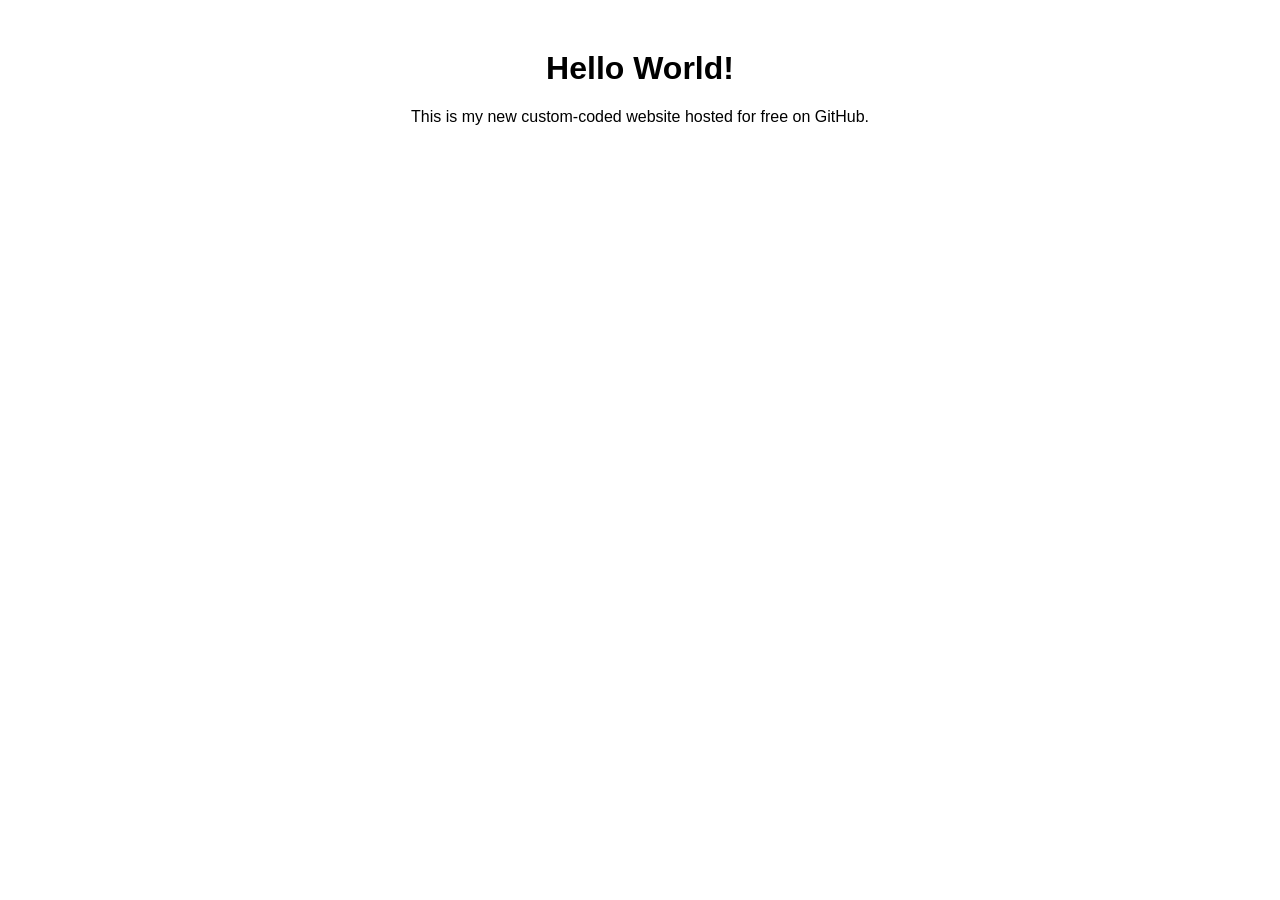
<file: Index.html>
<!DOCTYPE html>
<html>
<head>
    <title>My Custom Website</title>
</head>
<body style="font-family: sans-serif; text-align: center; margin-top: 50px;">
    <h1>Hello World!</h1>
    <p>This is my new custom-coded website hosted for free on GitHub.</p>
</body>
</html>
</file>
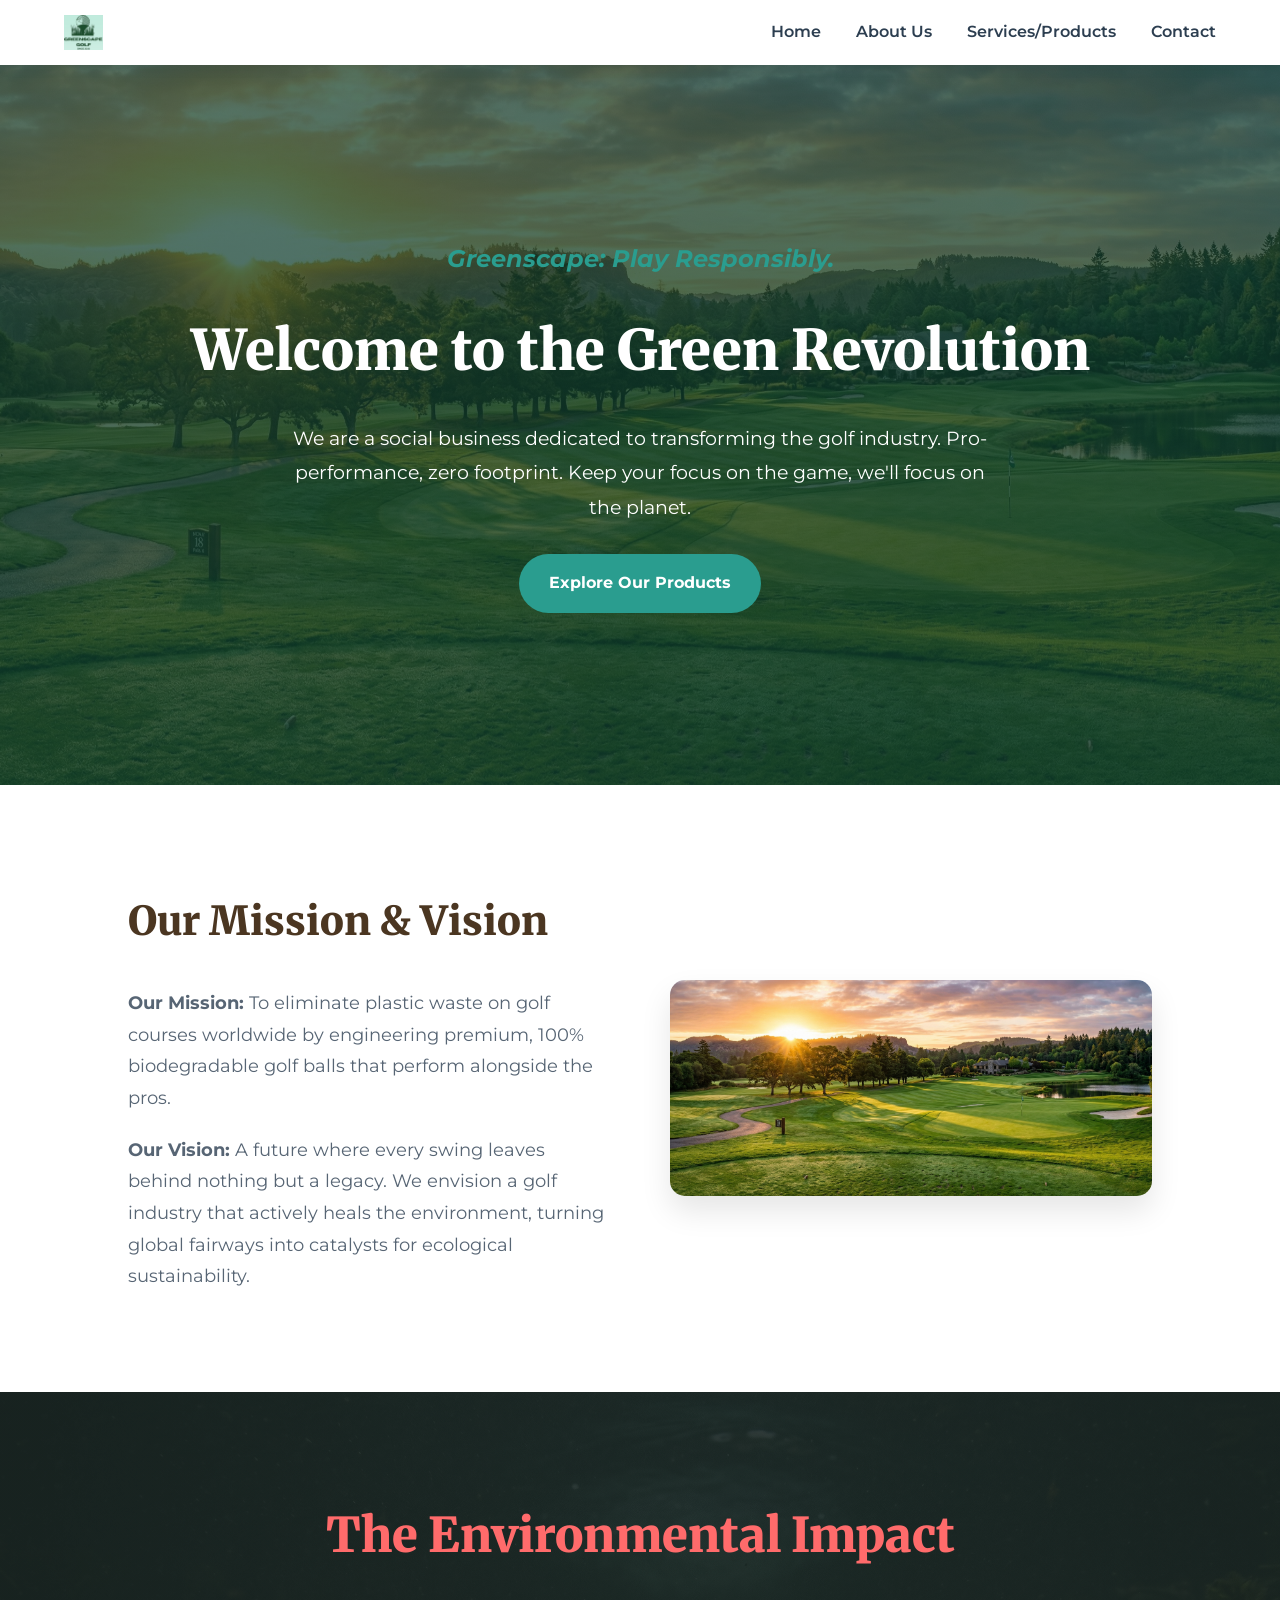
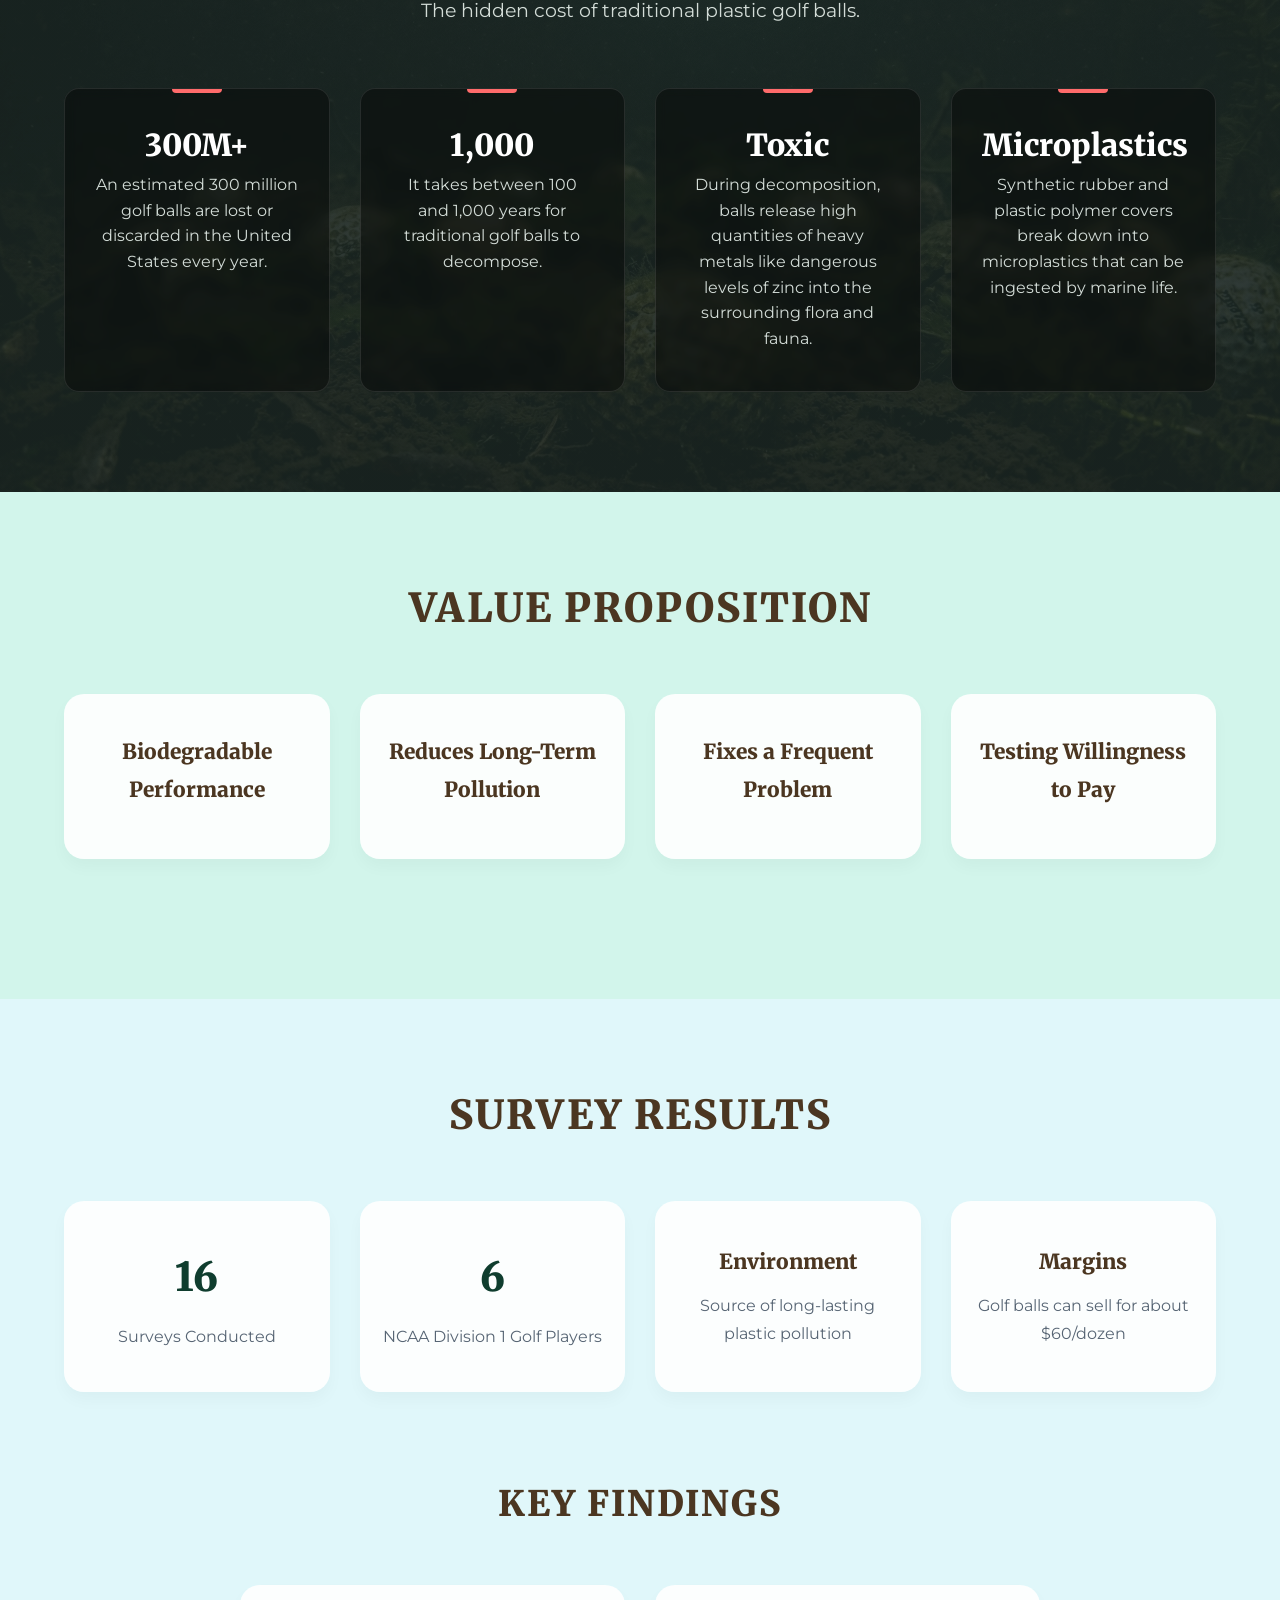
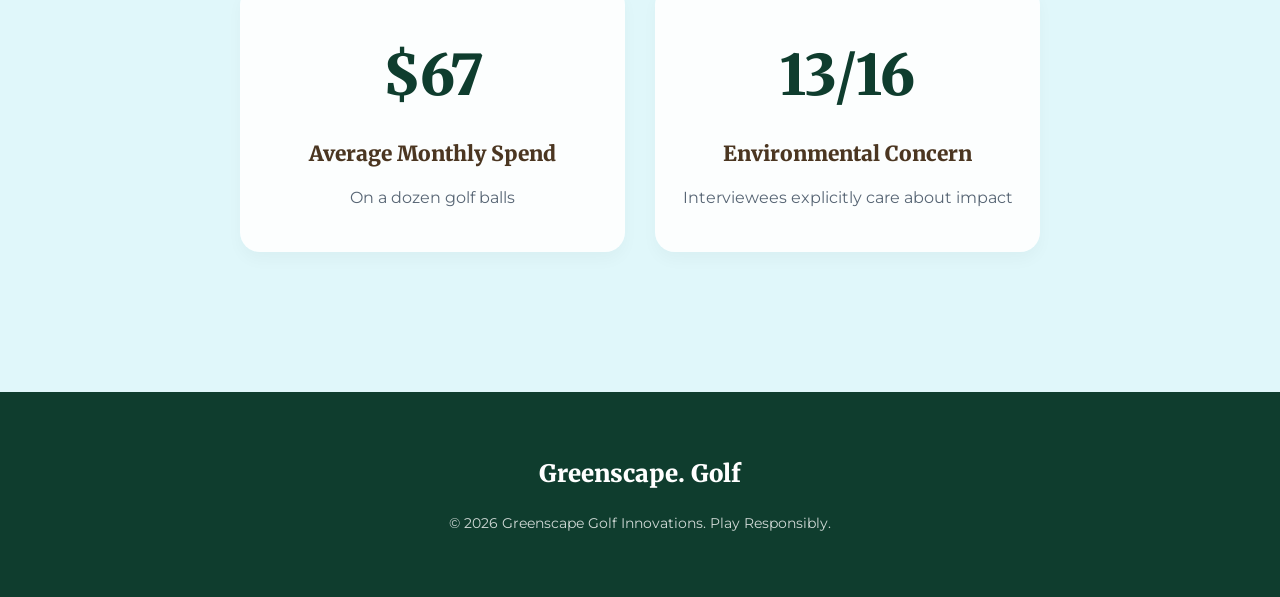
<file: index.html>
<!DOCTYPE html>
<html lang="en">
<head>
    <meta charset="UTF-8">
    <meta name="viewport" content="width=device-width, initial-scale=1.0">
    <title>Home | Greenscape Golf</title>
    <link href="https://fonts.googleapis.com/css2?family=Merriweather:wght@700;900&family=Montserrat:wght@400;600;700&display=swap" rel="stylesheet">
    <link rel="stylesheet" href="style.css">
    <style>
        .hero { background: linear-gradient(rgba(15, 61, 46, 0.7), rgba(15, 61, 46, 0.8)), url('Golf_Course.jpg') center/cover; height: 80vh; display: flex; align-items: center; justify-content: center; text-align: center; color: white; }
        .hero h1 { color: white; font-size: 3.5rem; margin-bottom: 20px; }
        .hero p { font-size: 1.2rem; max-width: 700px; margin: 0 auto 30px auto; }
        .hero-catchphrase { font-size: 1.5rem; font-style: italic; color: var(--accent-green); font-weight: 700; margin-bottom: 20px; display: block;}
        
        .mission-vision { padding: 100px 10%; background-color: white; }
        .mission-vision h2 { margin-bottom: 30px; font-size: 2.5rem; color: #4B3621;}
        
        /* --- ENVIRONMENTAL IMPACT INFOGRAPHIC --- */
        .pollution-infographic {
            background: linear-gradient(rgba(26, 37, 34, 0.9), rgba(26, 37, 34, 0.9)), url('Water_Ball.jpg') center/cover;
            color: #FAF9F6;
            padding: 100px 5%;
            margin: 0;
            position: relative;
            overflow: hidden;
            text-align: center;
        }
        .pollution-infographic h2 { color: #FF6B6B; font-size: 3rem; margin-bottom: 15px; }
        .infographic-subtitle { color: #D3DCD7; font-size: 1.2rem; max-width: 600px; margin: 0 auto 60px auto; }
        .stats-container { display: grid; grid-template-columns: repeat(auto-fit, minmax(250px, 1fr)); gap: 30px; max-width: 1200px; margin: 0 auto; }
        .stat-box { background: rgba(0, 0, 0, 0.4); backdrop-filter: blur(5px); border: 1px solid rgba(255, 255, 255, 0.1); border-radius: 15px; padding: 40px 30px; position: relative; transition: transform 0.3s; }
        .stat-box:hover { transform: translateY(-5px); }
        .stat-box::before { content: ''; position: absolute; top: 0; left: 50%; transform: translateX(-50%); width: 50px; height: 4px; background-color: #FF6B6B; border-radius: 0 0 4px 4px; }
        
        /* --- Forced single line for 'Microplastics' --- */
        .stat-number { 
            font-family: 'Merriweather', serif; 
            font-size: 1.9rem; 
            font-weight: 900; 
            color: #FFFFFF; 
            margin-bottom: 10px; 
            line-height: 1.1; 
            white-space: nowrap; 
        }
        
        .stat-desc { font-size: 1rem; color: #D3DCD7; line-height: 1.6; }
        .cite-text { font-size: 0.75rem; opacity: 0.7; }

        /* --- DATA SECTIONS --- */
        .data-section { padding: 80px 5%; text-align: center; background-color: #D2F5EB; }
        .data-section.alt-bg { background-color: #E0F7FA; }
        .data-section h2 { color: #4B3621; font-size: 2.5rem; text-transform: uppercase; letter-spacing: 2px; margin-bottom: 50px; }
        
        .info-grid { display: grid; grid-template-columns: repeat(auto-fit, minmax(250px, 1fr)); gap: 30px; max-width: 1200px; margin: 0 auto 60px auto; }
        .info-card { background: rgba(255, 255, 255, 0.9); border-radius: 20px; padding: 40px 20px; box-shadow: 0 8px 16px rgba(0,0,0,0.03); display: flex; flex-direction: column; align-items: center; justify-content: center; text-align: center; transition: transform 0.3s;}
        .info-card:hover { transform: translateY(-5px); box-shadow: 0 12px 24px rgba(0,0,0,0.06); }
        .info-card h3 { color: #4B3621; font-size: 1.3rem; margin-bottom: 10px; }
        .info-card .stat { font-size: 2.5rem; font-weight: 900; color: var(--primary-green); margin-bottom: 10px; font-family: 'Merriweather', serif; }
        .info-card p { color: var(--text-muted); font-size: 1rem; margin: 0; }
    </style>
</head>
<body>
    <header>
        <div class="logo">
            <img src="Logo.jpg" alt="Greenscape Golf Official Logo">
        </div>
        <nav>
            <ul>
                <li><a href="index.html">Home</a></li>
                <li><a href="about.html">About Us</a></li>
                <li><a href="services.html">Services/Products</a></li>
                <li><a href="contact.html">Contact</a></li>
            </ul>
        </nav>
    </header>

    <div class="hero">
        <div>
            <span class="hero-catchphrase">Greenscape: Play Responsibly.</span>
            <h1>Welcome to the Green Revolution</h1>
            <p>We are a social business dedicated to transforming the golf industry. Pro-performance, zero footprint. Keep your focus on the game, we'll focus on the planet.</p>
            <a href="services.html" class="btn">Explore Our Products</a>
        </div>
    </div>

    <div class="mission-vision">
        <div class="grid-2">
            <div>
                <h2>Our Mission & Vision</h2>
                <p style="font-size: 1.1rem; color: var(--text-muted); margin-bottom: 20px;">
                    <strong>Our Mission:</strong> To eliminate plastic waste on golf courses worldwide by engineering premium, 100% biodegradable golf balls that perform alongside the pros.
                </p>
                <p style="font-size: 1.1rem; color: var(--text-muted);">
                    <strong>Our Vision:</strong> A future where every swing leaves behind nothing but a legacy. We envision a golf industry that actively heals the environment, turning global fairways into catalysts for ecological sustainability.
                </p>
            </div>
            <div>
                <img src="Golf_Course.jpg" alt="Pristine green golf course" class="rounded-image">
            </div>
        </div>
    </div>

    <div class="pollution-infographic">
        <h2>The Environmental Impact</h2>
        <p class="infographic-subtitle">The hidden cost of traditional plastic golf balls.</p>
        
        <div class="stats-container">
            <div class="stat-box">
                <div class="stat-number">300M+</div>
                <div class="stat-desc">An estimated 300 million golf balls are lost or discarded in the United States every year.</div>
            </div>
            
            <div class="stat-box">
                <div class="stat-number">1,000</div>
                <div class="stat-desc">It takes between 100 and 1,000 years for traditional golf balls to decompose.</div>
            </div>

            <div class="stat-box">
                <div class="stat-number">Toxic</div>
                <div class="stat-desc">During decomposition, balls release high quantities of heavy metals like dangerous levels of zinc into the surrounding flora and fauna.</div>
            </div>
            
            <div class="stat-box">
                <div class="stat-number">Microplastics</div>
                <div class="stat-desc">Synthetic rubber and plastic polymer covers break down into microplastics that can be ingested by marine life.</div>
            </div>
        </div>
    </div>

    <div class="data-section">
        <h2>Value Proposition</h2>
        <div class="info-grid">
            <div class="info-card">
                <h3>Biodegradable Performance</h3>
            </div>
            <div class="info-card">
                <h3>Reduces Long-Term Pollution</h3>
            </div>
            <div class="info-card">
                <h3>Fixes a Frequent Problem</h3>
            </div>
            <div class="info-card">
                <h3>Testing Willingness to Pay</h3>
            </div>
        </div>
    </div>

    <div class="data-section alt-bg">
        <h2>Survey Results</h2>
        <div class="info-grid">
            <div class="info-card">
                <div class="stat">16</div>
                <p>Surveys Conducted</p>
            </div>
            <div class="info-card">
                <div class="stat">6</div>
                <p>NCAA Division 1 Golf Players</p>
            </div>
            <div class="info-card">
                <h3>Environment</h3>
                <p>Source of long-lasting plastic pollution</p>
            </div>
            <div class="info-card">
                <h3>Margins</h3>
                <p>Golf balls can sell for about $60/dozen</p>
            </div>
        </div>

        <h2 style="margin-top: 80px; font-size: 2.2rem;">Key Findings</h2>
        <div class="info-grid" style="max-width: 800px;">
            <div class="info-card">
                <div class="stat" style="font-size: 3.5rem;">$67</div>
                <h3>Average Monthly Spend</h3>
                <p>On a dozen golf balls</p>
            </div>
            <div class="info-card">
                <div class="stat" style="font-size: 3.5rem;">13/16</div>
                <h3>Environmental Concern</h3>
                <p>Interviewees explicitly care about impact</p>
            </div>
        </div>
    </div>

    <footer>
        <h2>Greenscape<span class="logo-accent">.</span> Golf</h2>
        <p>&copy; 2026 Greenscape Golf Innovations. Play Responsibly.</p>
    </footer>
</body>
</html>
</file>
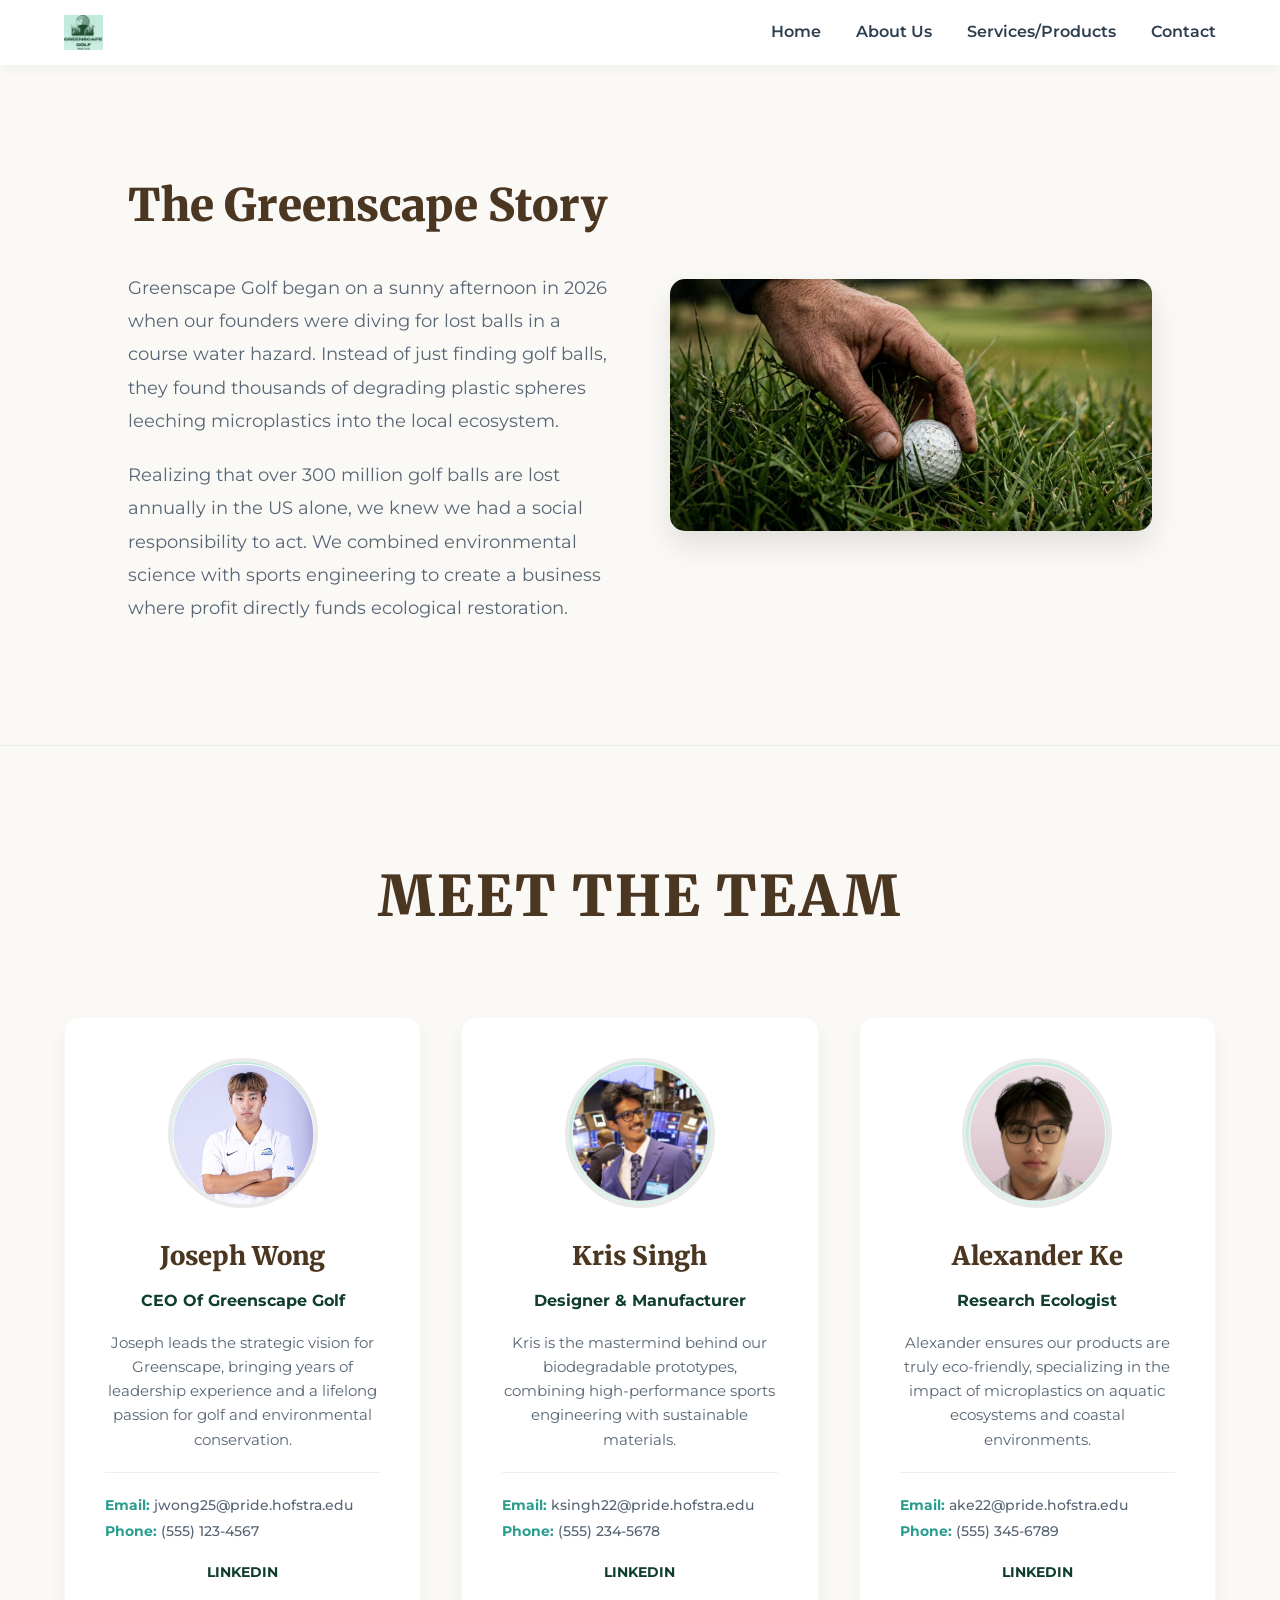
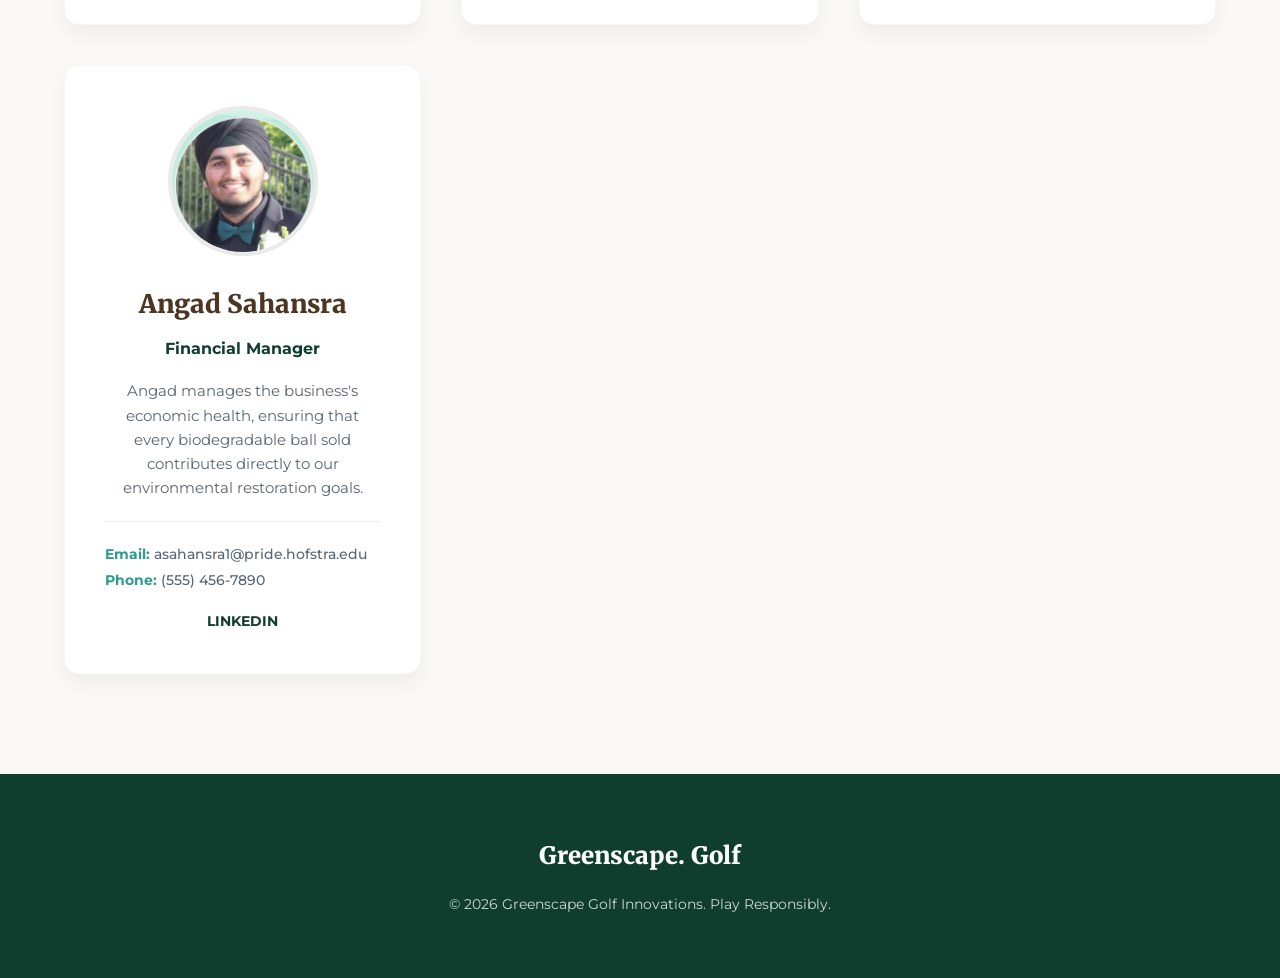
<file: about.html>
<!DOCTYPE html>
<html lang="en">
<head>
    <meta charset="UTF-8">
    <meta name="viewport" content="width=device-width, initial-scale=1.0">
    <title>About Us | Greenscape Golf</title>
    <link href="https://fonts.googleapis.com/css2?family=Merriweather:wght@700;900&family=Montserrat:wght@400;600;700&display=swap" rel="stylesheet">
    <link rel="stylesheet" href="style.css">
    
    <style>
        .page-container { padding: 100px 10%; }

        /* --- THE STORY SECTION --- */
        .about-story h2 { font-size: 2.8rem; margin-bottom: 25px; color: #4B3621; }
        .about-story p { font-size: 1.1rem; color: var(--text-muted); margin-bottom: 20px; line-height: 1.9;}

        /* --- MEET THE TEAM SECTION --- */
        .meet-team-section {
            background-color: var(--recycled-white);
            padding: 100px 5%;
            text-align: center;
            border-top: 1px solid #EAEAEA;
        }

        .meet-team-section h2 {
            color: #4B3621;
            font-size: 3.5rem;
            text-transform: uppercase;
            letter-spacing: 2px;
            margin-bottom: 70px;
        }

        .team-grid { 
            display: grid; 
            grid-template-columns: repeat(auto-fit, minmax(320px, 1fr)); 
            gap: 40px; 
            max-width: 1400px; 
            margin: 0 auto; 
        }

        .team-card { 
            background-color: white; 
            border-radius: 15px; 
            padding: 40px; 
            box-shadow: 0 10px 20px rgba(0,0,0,0.05); 
            display: flex; 
            flex-direction: column; 
            align-items: center; 
            transition: transform 0.3s ease; 
            border: 1px solid rgba(0,0,0,0.03); 
        }

        .team-card:hover { transform: translateY(-8px); box-shadow: 0 15px 30px rgba(0,0,0,0.08); }
        
        .team-card img { 
            width: 150px; 
            height: 150px; 
            object-fit: cover; 
            border-radius: 50%; 
            margin-bottom: 25px; 
            border: 4px solid #EAEAEA; 
        }

        .team-name { color: #4B3621; font-size: 1.6rem; margin-bottom: 8px; }
        .team-title { color: var(--primary-green); font-weight: bold; margin-bottom: 15px; text-transform: capitalize; }
        
        .team-bio {
            font-size: 0.95rem;
            color: var(--text-muted);
            margin-bottom: 20px;
            line-height: 1.6;
        }

        .team-card-info { 
            margin-top: auto; 
            width: 100%;
            border-top: 1px solid #eee;
            padding-top: 20px;
        }

        .team-meta { color: var(--text-muted); font-size: 0.9rem; font-weight: 500; text-align: left; }
        .team-meta strong { color: var(--accent-green); }
        
        .team-socials {
            margin-top: 15px;
            display: flex;
            justify-content: center;
        }
        
        .team-socials a {
            color: var(--primary-green);
            font-size: 0.85rem;
            font-weight: 700;
            text-transform: uppercase;
        }

        .team-socials a:hover { color: var(--accent-green); }

        @media (max-width: 768px) {
            .meet-team-section h2 { font-size: 2rem; margin-bottom: 40px; }
            .team-card { padding: 30px; }
        }
    </style>
</head>
<body>

    <header>
        <div class="logo">
            <img src="Logo.jpg" alt="Greenscape Golf Official Logo">
        </div>
        <nav>
            <ul>
                <li><a href="index.html">Home</a></li>
                <li><a href="about.html">About Us</a></li>
                <li><a href="services.html">Services/Products</a></li>
                <li><a href="contact.html">Contact</a></li>
            </ul>
        </nav>
    </header>

    <div class="page-container about-story">
        <div class="grid-2">
            <div>
                <h2>The Greenscape Story</h2>
                <p>Greenscape Golf began on a sunny afternoon in 2026 when our founders were diving for lost balls in a course water hazard. Instead of just finding golf balls, they found thousands of degrading plastic spheres leeching microplastics into the local ecosystem.</p>
                <p>Realizing that over 300 million golf balls are lost annually in the US alone, we knew we had a social responsibility to act. We combined environmental science with sports engineering to create a business where profit directly funds ecological restoration.</p>
            </div>
            <div>
                <img src="Grass_Ball.jpg" alt="Finding a golf ball in the grass" class="rounded-image">
            </div>
        </div>
    </div>

    <div class="meet-team-section">
        <h2>Meet The Team</h2>
        <div class="team-grid">
            
            <div class="team-card">
                <img src="Joseph.jpg" alt="Joseph Wong - CEO">
                <h3 class="team-name">Joseph Wong</h3>
                <p class="team-title">CEO of Greenscape Golf</p>
                <p class="team-bio">Joseph leads the strategic vision for Greenscape, bringing years of leadership experience and a lifelong passion for golf and environmental conservation.</p>
                <div class="team-card-info">
                    <p class="team-meta">
                        <strong>Email:</strong> jwong25@pride.hofstra.edu<br>
                        <strong>Phone:</strong> (555) 123-4567
                    </p>
                    <div class="team-socials">
                        <a href="#">LinkedIn</a>
                    </div>
                </div>
            </div>
            
            <div class="team-card">
                <img src="Kris.jpg" alt="Kris Singh - Designer">
                <h3 class="team-name">Kris Singh</h3>
                <p class="team-title">Designer & Manufacturer</p>
                <p class="team-bio">Kris is the mastermind behind our biodegradable prototypes, combining high-performance sports engineering with sustainable materials.</p>
                <div class="team-card-info">
                    <p class="team-meta">
                        <strong>Email:</strong> ksingh22@pride.hofstra.edu<br>
                        <strong>Phone:</strong> (555) 234-5678
                    </p>
                    <div class="team-socials">
                        <a href="#">LinkedIn</a>
                    </div>
                </div>
            </div>
            
            <div class="team-card">
                <img src="Alexander.jpg" alt="Alexander Ke - Ecologist">
                <h3 class="team-name">Alexander Ke</h3>
                <p class="team-title">Research Ecologist</p>
                <p class="team-bio">Alexander ensures our products are truly eco-friendly, specializing in the impact of microplastics on aquatic ecosystems and coastal environments.</p>
                <div class="team-card-info">
                    <p class="team-meta">
                        <strong>Email:</strong> ake22@pride.hofstra.edu<br>
                        <strong>Phone:</strong> (555) 345-6789
                    </p>
                    <div class="team-socials">
                        <a href="#">LinkedIn</a>
                    </div>
                </div>
            </div>
            
            <div class="team-card">
                <img src="Angad.jpg" alt="Angad Sahansra - Financial">
                <h3 class="team-name">Angad Sahansra</h3>
                <p class="team-title">Financial Manager</p>
                <p class="team-bio">Angad manages the business's economic health, ensuring that every biodegradable ball sold contributes directly to our environmental restoration goals.</p>
                <div class="team-card-info">
                    <p class="team-meta">
                        <strong>Email:</strong> asahansra1@pride.hofstra.edu<br>
                        <strong>Phone:</strong> (555) 456-7890
                    </p>
                    <div class="team-socials">
                        <a href="#">LinkedIn</a>
                    </div>
                </div>
            </div>
            
        </div>
    </div>

    <footer>
        <h2>Greenscape<span class="logo-accent">.</span> Golf</h2>
        <p>&copy; 2026 Greenscape Golf Innovations. Play Responsibly.</p>
    </footer>

</body>
</html>
</file>
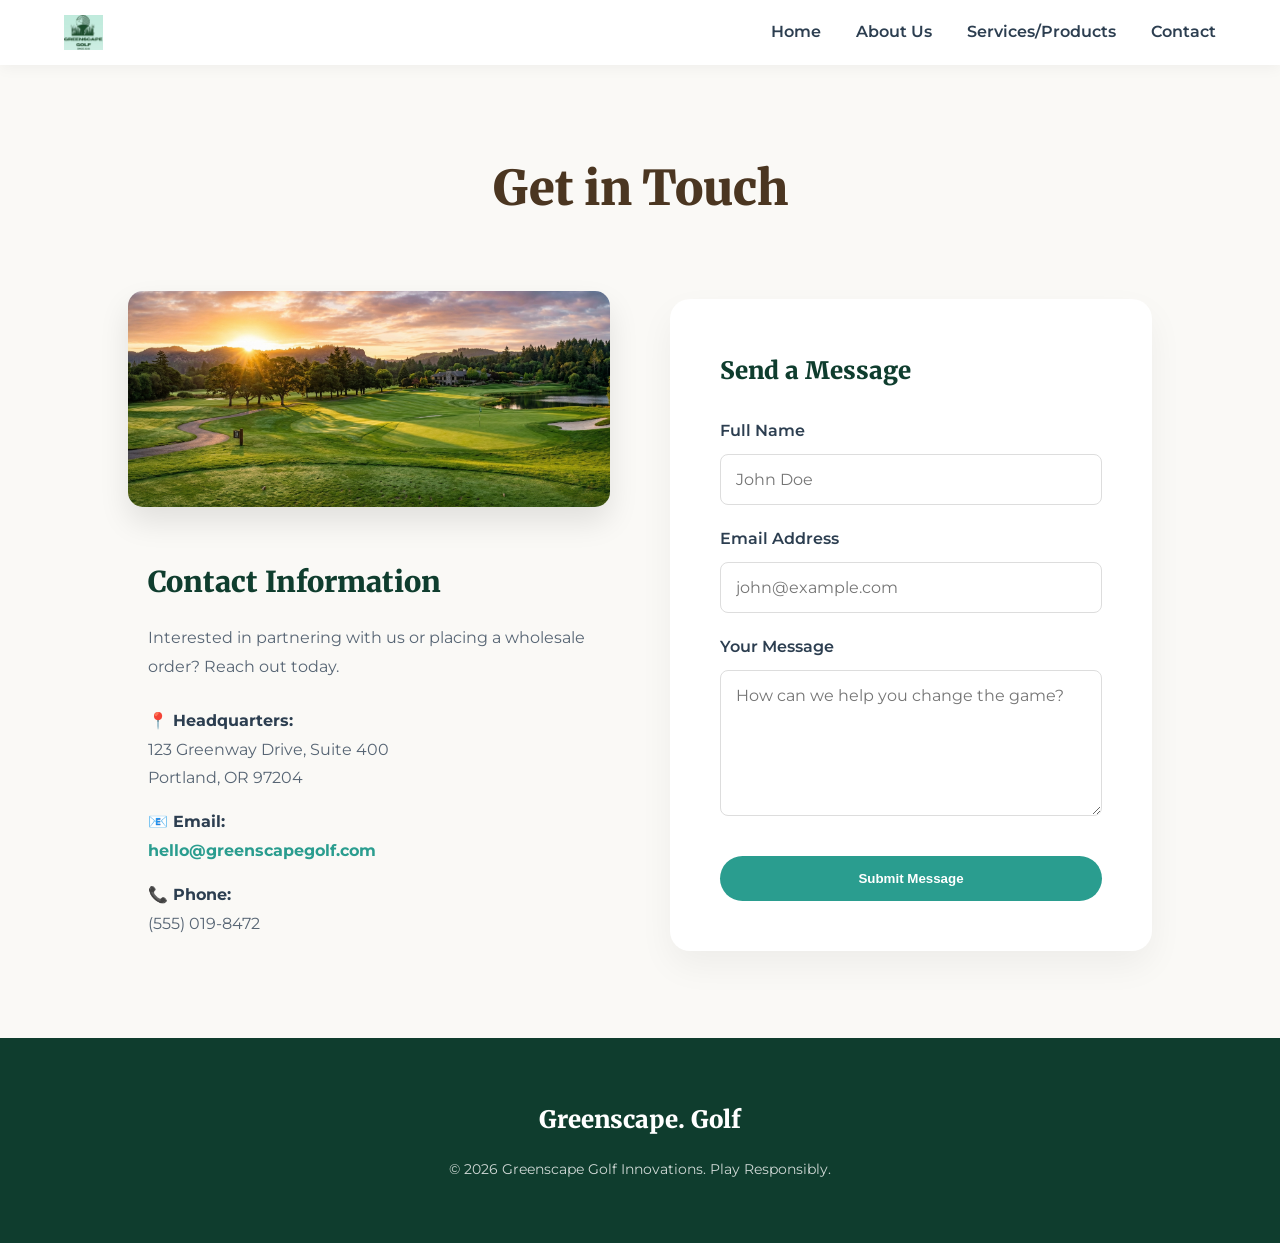
<file: contact.html>
<!DOCTYPE html>
<html lang="en">
<head>
    <meta charset="UTF-8">
    <meta name="viewport" content="width=device-width, initial-scale=1.0">
    <title>Contact Us | Greenscape Golf</title>
    <link href="https://fonts.googleapis.com/css2?family=Merriweather:wght@700;900&family=Montserrat:wght@400;600;700&display=swap" rel="stylesheet">
    <link rel="stylesheet" href="style.css">
    <style>
        .form-group { margin-bottom: 20px; }
        label { display: block; margin-bottom: 8px; font-weight: 600; color: var(--text-dark);}
        input, textarea { width: 100%; padding: 15px; border: 1px solid #ddd; border-radius: 8px; font-family: 'Montserrat'; font-size: 1rem; transition: border-color 0.3s;}
        input:focus, textarea:focus { outline: none; border-color: var(--accent-green); }
        
        .contact-box { background: white; padding: 50px; border-radius: 20px; box-shadow: 0 15px 35px rgba(0,0,0,0.05); }
    </style>
</head>
<body>
    <header>
        <div class="logo">
            <img src="Logo.jpg" alt="Greenscape Golf Official Logo">
        </div>
        <nav>
            <ul>
                <li><a href="index.html">Home</a></li>
                <li><a href="about.html">About Us</a></li>
                <li><a href="services.html">Services/Products</a></li>
                <li><a href="contact.html">Contact</a></li>
            </ul>
        </nav>
    </header>

    <div class="page-container">
        <h1 style="text-align: center; margin-bottom: 60px; color: #4B3621; font-size: 3rem;">Get in Touch</h1>

        <div class="grid-2">
            <div>
                <img src="Golf_Course.jpg" alt="Beautiful green golf course" class="rounded-image" style="margin-bottom: 30px;">
                <div style="padding: 20px;">
                    <h2 style="font-size: 1.8rem; margin-bottom: 15px;">Contact Information</h2>
                    <p style="color: var(--text-muted); margin-bottom: 25px;">Interested in partnering with us or placing a wholesale order? Reach out today.</p>
                    
                    <p style="margin-bottom: 15px;"><strong>📍 Headquarters:</strong><br><span style="color: var(--text-muted);">123 Greenway Drive, Suite 400<br>Portland, OR 97204</span></p>
                    <p style="margin-bottom: 15px;"><strong>📧 Email:</strong><br><a href="mailto:hello@greenscapegolf.com" style="color: var(--accent-green); font-weight: bold;">hello@greenscapegolf.com</a></p>
                    <p><strong>📞 Phone:</strong><br><span style="color: var(--text-muted);">(555) 019-8472</span></p>
                </div>
            </div>

            <div class="contact-box">
                <h2 style="margin-bottom: 25px;">Send a Message</h2>
                <form action="#" method="POST">
                    <div class="form-group">
                        <label for="name">Full Name</label>
                        <input type="text" id="name" name="name" required placeholder="John Doe">
                    </div>
                    <div class="form-group">
                        <label for="email">Email Address</label>
                        <input type="email" id="email" name="email" required placeholder="john@example.com">
                    </div>
                    <div class="form-group">
                        <label for="message">Your Message</label>
                        <textarea id="message" name="message" rows="6" required placeholder="How can we help you change the game?"></textarea>
                    </div>
                    <button type="submit" class="btn" style="width: 100%; margin-top: 10px;">Submit Message</button>
                </form>
            </div>
        </div>
    </div>

    <footer>
        <h2>Greenscape<span class="logo-accent">.</span> Golf</h2>
        <p>&copy; 2026 Greenscape Golf Innovations. Play Responsibly.</p>
    </footer>
</body>
</html>
</file>
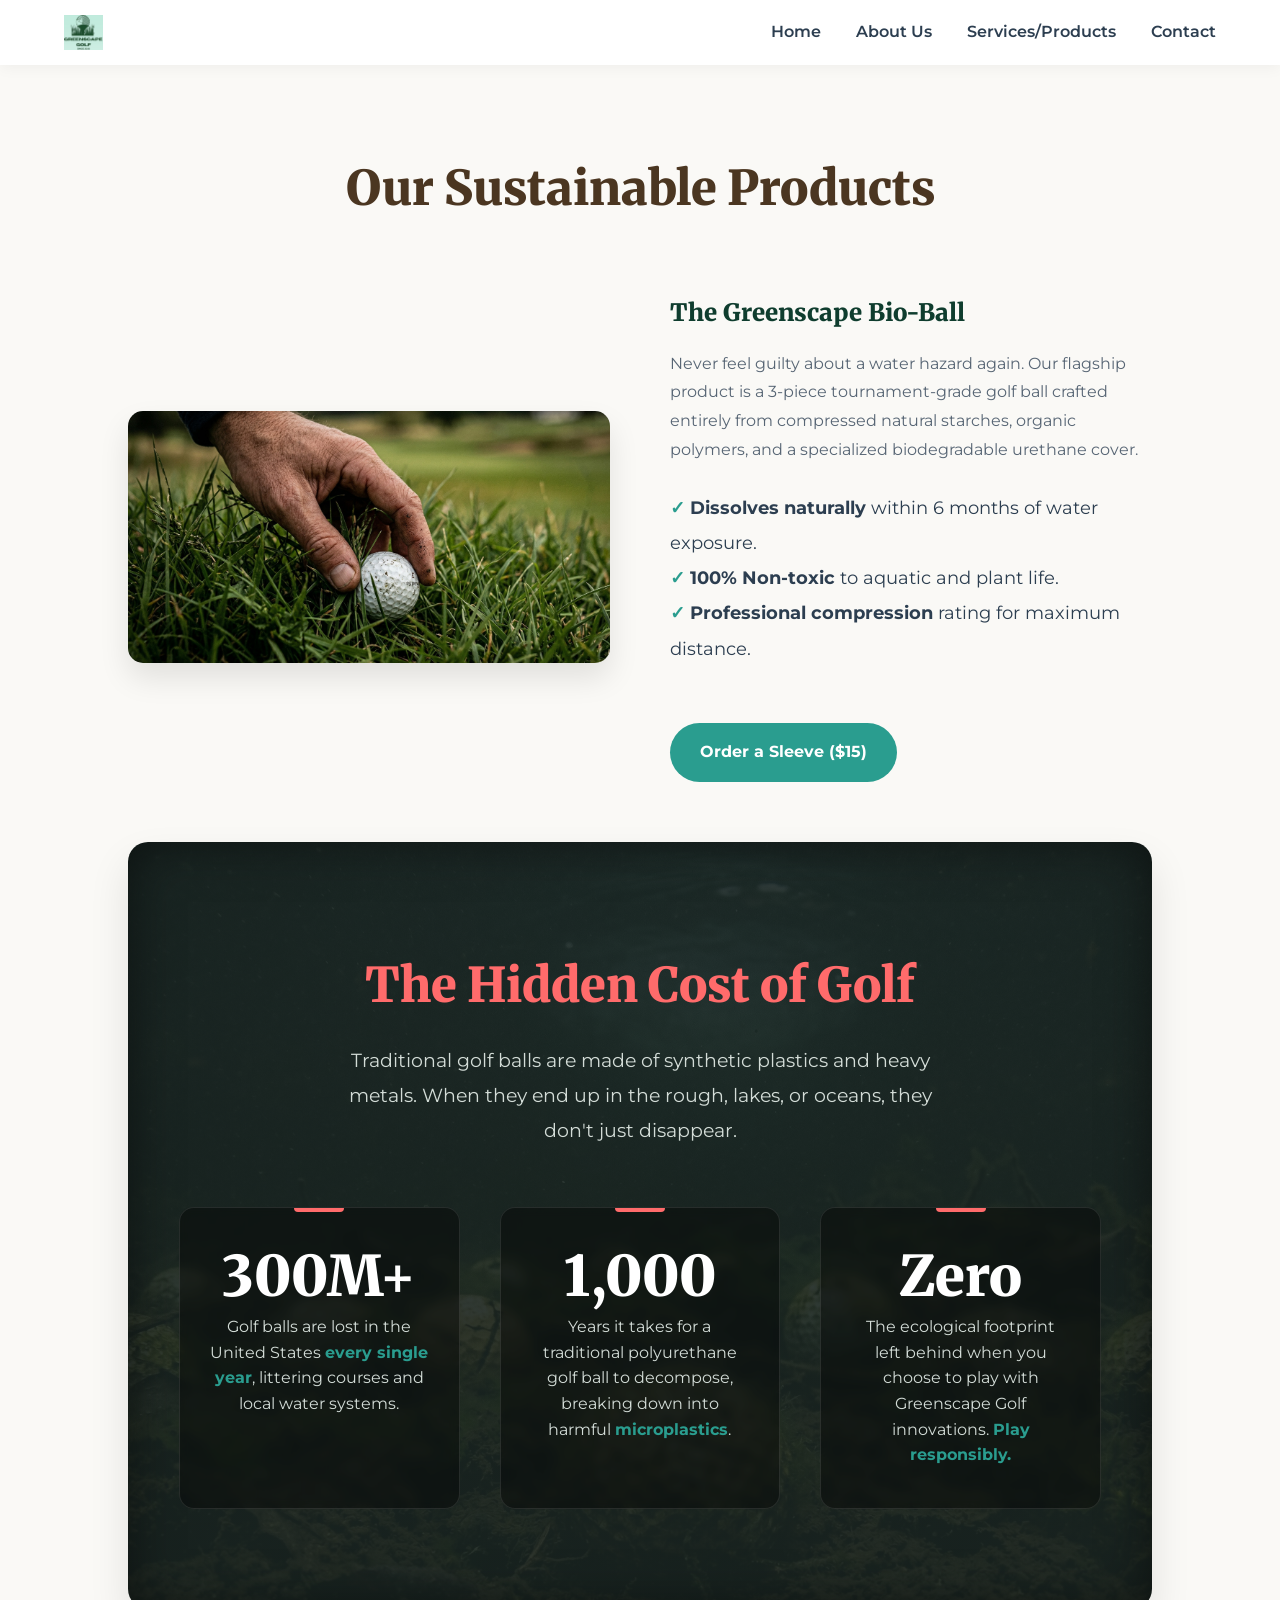
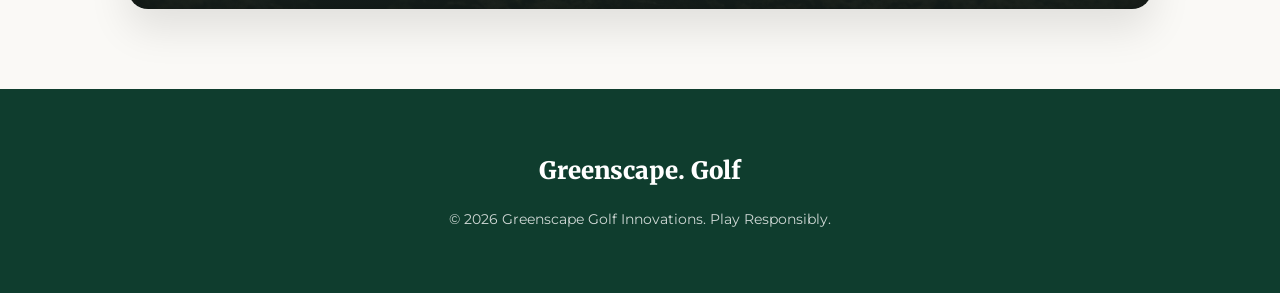
<file: services.html>
<!DOCTYPE html>
<html lang="en">
<head>
    <meta charset="UTF-8">
    <meta name="viewport" content="width=device-width, initial-scale=1.0">
    <title>Our Products | Greenscape Golf</title>
    <link href="https://fonts.googleapis.com/css2?family=Merriweather:wght@700;900&family=Montserrat:wght@400;600;700&display=swap" rel="stylesheet">
    <link rel="stylesheet" href="style.css">
    <style>
        .page-container { padding: 80px 10%; }
        
        .pollution-infographic {
            background: linear-gradient(rgba(26, 37, 34, 0.9), rgba(26, 37, 34, 0.9)), url('Water_Ball.jpg') center/cover;
            color: #FAF9F6;
            padding: 100px 5%;
            border-radius: 20px;
            margin-top: 60px;
            box-shadow: inset 0 0 50px rgba(0,0,0,0.5), 0 20px 40px rgba(0,0,0,0.1);
            position: relative;
            overflow: hidden;
        }

        .pollution-infographic h2 {
            color: #FF6B6B;
            text-align: center;
            font-size: 3rem;
            margin-bottom: 15px;
        }

        .infographic-subtitle {
            text-align: center;
            color: #D3DCD7;
            font-size: 1.2rem;
            max-width: 600px;
            margin: 0 auto 60px auto;
        }

        .stats-container { display: grid; grid-template-columns: repeat(auto-fit, minmax(280px, 1fr)); gap: 40px; }

        .stat-box {
            background: rgba(0, 0, 0, 0.4);
            backdrop-filter: blur(5px);
            border: 1px solid rgba(255, 255, 255, 0.1);
            border-radius: 15px;
            padding: 40px 30px;
            text-align: center;
            position: relative;
            transition: transform 0.3s;
        }
        
        .stat-box:hover { transform: translateY(-5px); }

        .stat-box::before {
            content: '';
            position: absolute;
            top: 0;
            left: 50%;
            transform: translateX(-50%);
            width: 50px;
            height: 4px;
            background-color: #FF6B6B;
            border-radius: 0 0 4px 4px;
        }

        .stat-number { font-family: 'Merriweather', serif; font-size: 3.5rem; font-weight: 900; color: #FFFFFF; margin-bottom: 10px; line-height: 1; }
        .stat-desc { font-size: 1rem; color: #D3DCD7; line-height: 1.6; }
        .stat-highlight { color: var(--accent-green); font-weight: bold; }

        @media (max-width: 768px) {
            .pollution-infographic h2 { font-size: 2.2rem; }
        }
    </style>
</head>
<body>
    <header>
        <div class="logo">
            <img src="Logo.jpg" alt="Greenscape Golf Official Logo">
        </div>
        <nav>
            <ul>
                <li><a href="index.html">Home</a></li>
                <li><a href="about.html">About Us</a></li>
                <li><a href="services.html">Services/Products</a></li>
                <li><a href="contact.html">Contact</a></li>
            </ul>
        </nav>
    </header>

    <div class="page-container">
        <h1 style="text-align: center; margin-bottom: 60px; color: #4B3621; font-size: 3rem;">Our Sustainable Products</h1>
        
        <div class="grid-2" style="margin-bottom: 40px;">
            <img src="Grass_Ball.jpg" alt="Eco-friendly golf balls" class="rounded-image">
            <div>
                <h2 style="color: var(--primary-green);">The Greenscape Bio-Ball</h2>
                <p style="margin-top: 15px; color: var(--text-muted);">Never feel guilty about a water hazard again. Our flagship product is a 3-piece tournament-grade golf ball crafted entirely from compressed natural starches, organic polymers, and a specialized biodegradable urethane cover.</p>
                <ul style="margin-top: 25px; color: var(--text-dark); font-size: 1.1rem; line-height: 2; list-style-type: none;">
                    <li><strong style="color: var(--accent-green);">✓</strong> <strong>Dissolves naturally</strong> within 6 months of water exposure.</li>
                    <li><strong style="color: var(--accent-green);">✓</strong> <strong>100% Non-toxic</strong> to aquatic and plant life.</li>
                    <li><strong style="color: var(--accent-green);">✓</strong> <strong>Professional compression</strong> rating for maximum distance.</li>
                </ul>
                <br><br>
                <a href="#" class="btn">Order a Sleeve ($15)</a>
            </div>
        </div>

        <div class="pollution-infographic">
            <h2>The Hidden Cost of Golf</h2>
            <p class="infographic-subtitle">Traditional golf balls are made of synthetic plastics and heavy metals. When they end up in the rough, lakes, or oceans, they don't just disappear.</p>
            
            <div class="stats-container">
                <div class="stat-box">
                    <div class="stat-number">300M+</div>
                    <div class="stat-desc">Golf balls are lost in the United States <span class="stat-highlight">every single year</span>, littering courses and local water systems.</div>
                </div>
                
                <div class="stat-box">
                    <div class="stat-number">1,000</div>
                    <div class="stat-desc">Years it takes for a traditional polyurethane golf ball to decompose, breaking down into harmful <span class="stat-highlight">microplastics</span>.</div>
                </div>

                <div class="stat-box">
                    <div class="stat-number">Zero</div>
                    <div class="stat-desc">The ecological footprint left behind when you choose to play with Greenscape Golf innovations. <span class="stat-highlight">Play responsibly.</span></div>
                </div>
            </div>
        </div>
    </div>

    <footer>
        <h2>Greenscape<span class="logo-accent">.</span> Golf</h2>
        <p>&copy; 2026 Greenscape Golf Innovations. Play Responsibly.</p>
    </footer>
</body>
</html>
</file>
<file: style.css>
/* --- GLOBAL CSS (style.css) --- */
:root {
    --primary-green: #0F3D2E;
    --accent-green: #2A9D8F;
    --hover-green: #21867A;
    --earth-sand: #E9E1D3;
    --recycled-white: #FAF9F6;
    --text-dark: #2C3E50;
    --text-muted: #576574;
    --text-light: #FFFFFF;
    --transition-smooth: all 0.4s cubic-bezier(0.165, 0.84, 0.44, 1);
}

* { margin: 0; padding: 0; box-sizing: border-box; }

body { 
    background-color: var(--recycled-white); 
    color: var(--text-dark); 
    font-family: 'Montserrat', sans-serif; 
    line-height: 1.8; 
}

h1, h2, h3, h4 { 
    font-family: 'Merriweather', serif; 
    color: var(--primary-green); 
    font-weight: 900; 
}

a { text-decoration: none; color: inherit; transition: var(--transition-smooth); }
ul { list-style: none; }

/* Image Utilities */
img { 
    max-width: 100%; 
    height: auto; 
    display: block; 
}

.rounded-image {
    border-radius: 15px;
    box-shadow: 0 15px 30px rgba(0,0,0,0.1);
    transition: var(--transition-smooth);
}

.rounded-image:hover {
    transform: scale(1.02);
}

/* --- NAVIGATION --- */
header { 
    background-color: rgba(255, 255, 255, 0.98); 
    padding: 15px 5%; 
    display: flex; 
    justify-content: space-between; 
    align-items: center; 
    box-shadow: 0 2px 15px rgba(0,0,0,0.05); 
    position: sticky; 
    top: 0; 
    z-index: 1000; 
}

.logo { display: flex; align-items: center; }
.logo img { 
    height: 35px; 
    width: auto; 
    display: block; 
    mix-blend-mode: multiply; 
}

nav ul { display: flex; gap: 35px; }
nav a { font-weight: 600; color: var(--text-dark); }
nav a:hover { color: var(--accent-green); }

/* --- BUTTONS --- */
.btn { 
    display: inline-block; 
    background-color: var(--accent-green); 
    color: var(--text-light); 
    padding: 15px 30px; 
    font-weight: 700; 
    border-radius: 50px; 
    border: none; 
    cursor: pointer; 
    transition: var(--transition-smooth); 
}

.btn:hover { 
    background-color: var(--hover-green); 
    transform: translateY(-3px); 
    box-shadow: 0 10px 20px rgba(42, 157, 143, 0.2); 
}

/* --- LAYOUT UTILITIES --- */
.page-container { padding: 80px 10%; }

.grid-2 { 
    display: grid; 
    grid-template-columns: 1fr 1fr; 
    gap: 60px; 
    align-items: center; 
}

/* --- FOOTER --- */
footer { 
    background-color: var(--primary-green); 
    color: var(--text-light); 
    text-align: center; 
    padding: 60px 20px; 
}

footer h2 { color: var(--text-light); margin-bottom: 15px; }
footer p { opacity: 0.8; font-size: 0.9rem; }

/* --- MOBILE RESPONSIVENESS --- */
@media (max-width: 900px) {
    .grid-2 { grid-template-columns: 1fr; text-align: center; }
}

@media (max-width: 768px) {
    header { flex-direction: column; gap: 20px; }
    nav ul { gap: 15px; flex-wrap: wrap; justify-content: center; }
    .logo img { height: 30px; }
}
</file>
